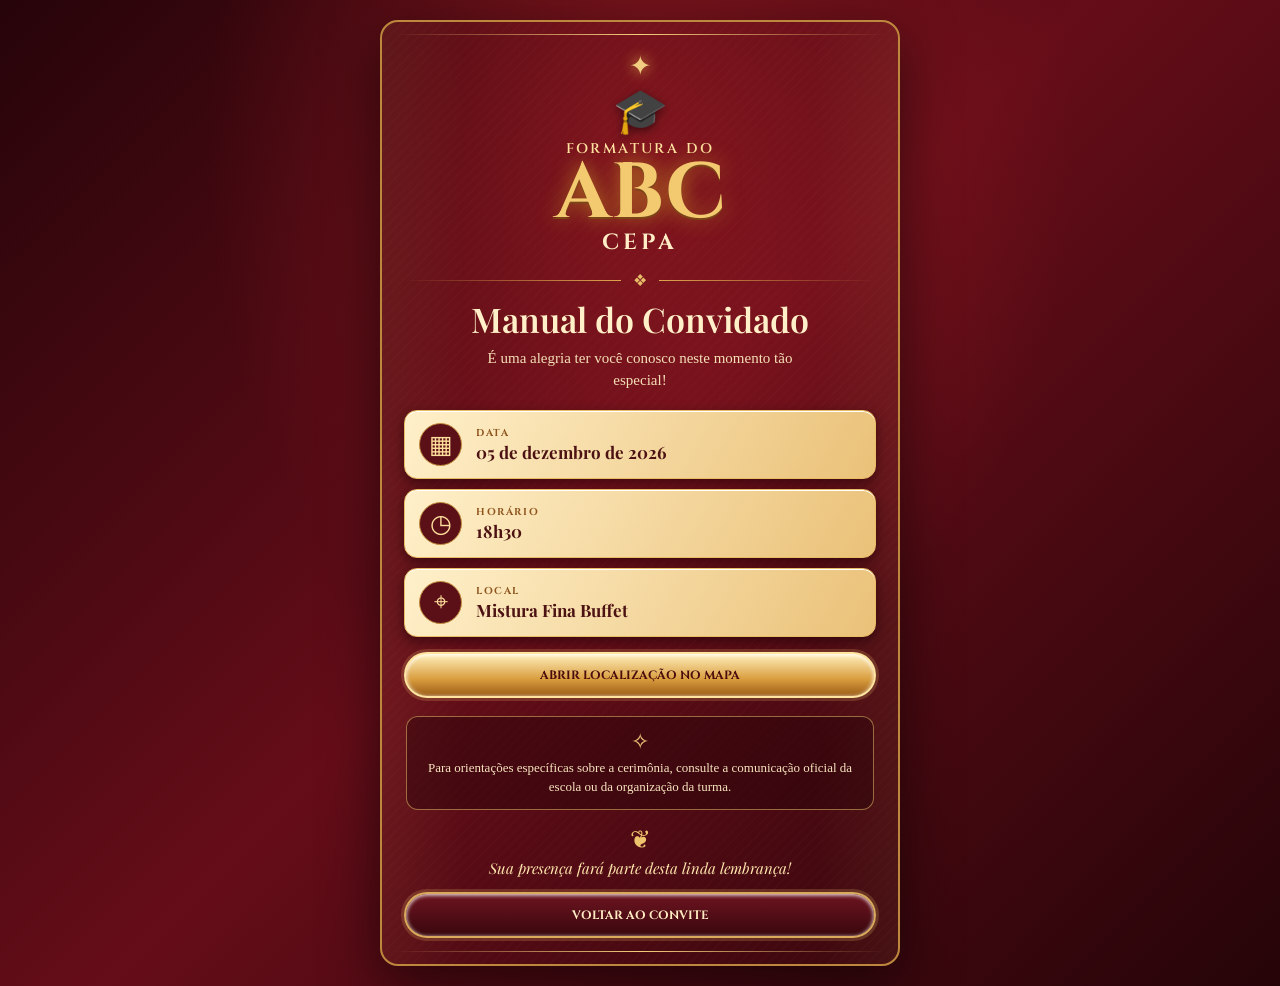
<file: manual.html>
<!doctype html>
<html lang="pt-BR">
<head>
  <meta charset="utf-8">
  <meta name="viewport" content="width=device-width, initial-scale=1, viewport-fit=cover">
  <meta name="theme-color" content="#35070b">
  <meta name="description" content="Manual do Convidado — Formatura do ABC, CEPA.">
  <title>Manual do Convidado | Formatura do ABC — CEPA</title>
  <link rel="stylesheet" href="manual.css">
</head>
<body>
  <main class="manual-wrap">
    <div class="manual-card">
      <div class="top-ornament" aria-hidden="true">✦</div>
      <div class="cap" aria-hidden="true">🎓</div>
      <p class="eyebrow">FORMATURA DO</p>
      <h1>ABC</h1>
      <div class="cepa">CEPA</div>
      <div class="divider"><span>❖</span></div>
      <h2>Manual do Convidado</h2>
      <p class="intro">É uma alegria ter você conosco neste momento tão especial!</p>

      <section class="info-card">
        <div class="info-icon" aria-hidden="true">▦</div>
        <div><small>DATA</small><strong>05 de dezembro de 2026</strong></div>
      </section>
      <section class="info-card">
        <div class="info-icon" aria-hidden="true">◷</div>
        <div><small>HORÁRIO</small><strong>18h30</strong></div>
      </section>
      <section class="info-card">
        <div class="info-icon" aria-hidden="true">⌖</div>
        <div><small>LOCAL</small><strong>Mistura Fina Buffet</strong></div>
      </section>

      <a class="map-button" href="https://www.google.com/maps/place/Mistura+Fina+Buffet/@-7.5771347,-39.2889753,17z/data=!3m1!4b1!4m6!3m5!1s0x7a107b0b1000011:0xa4eb2e3f56c273c4!8m2!3d-7.5771347!4d-39.2889753!16s%2Fg%2F11hbfj045b?hl=pt_BR" target="_blank" rel="noopener noreferrer">ABRIR LOCALIZAÇÃO NO MAPA</a>

      <div class="notice">
        <span class="notice-star">✧</span>
        <p>Para orientações específicas sobre a cerimônia, consulte a comunicação oficial da escola ou da organização da turma.</p>
      </div>

      <div class="footer-ornament" aria-hidden="true">❦</div>
      <p class="thanks">Sua presença fará parte desta linda lembrança!</p>
      <a class="back-button" href="index.html">VOLTAR AO CONVITE</a>
    </div>
  </main>
</body>
</html>
</file>
<file: manual.css>
@import url('https://fonts.googleapis.com/css2?family=Cinzel:wght@500;600;700&family=Playfair+Display:wght@500;600;700&display=swap');
* { box-sizing: border-box; }
html, body { margin: 0; min-height: 100%; background: #1b0307; color: #fff0ca; }
body { font-family: Georgia, serif; padding: 0; }
.manual-wrap {
  min-height: 100svh; display: flex; justify-content: center; align-items: stretch;
  padding: 0; background:
    radial-gradient(ellipse at 50% 15%, rgba(154,27,35,.65), transparent 48%),
    linear-gradient(135deg, #260409, #650d18 48%, #250408);
}
.manual-card {
  position: relative; width: min(100%, 520px); min-height: 100svh; overflow: hidden;
  padding: max(28px, env(safe-area-inset-top)) 22px max(26px, env(safe-area-inset-bottom));
  text-align: center; border-left: 3px solid #b77b2d; border-right: 3px solid #b77b2d;
  background:
    linear-gradient(90deg, rgba(255,206,116,.06), transparent 16%, transparent 84%, rgba(255,206,116,.06)),
    repeating-linear-gradient(135deg, rgba(255,255,255,.012) 0 2px, transparent 2px 7px);
}
.manual-card::before, .manual-card::after {
  content: ""; position: absolute; left: 12px; right: 12px; height: 1px;
  background: linear-gradient(90deg, transparent, #f4cf7b, transparent);
}
.manual-card::before { top: 12px; } .manual-card::after { bottom: 12px; }
.top-ornament { color: #f2ce83; font-size: 27px; text-shadow: 0 0 14px #f4bd50; }
.cap { font-size: 44px; margin: 3px 0 2px; filter: drop-shadow(0 3px 5px #0008); }
.eyebrow { margin: 0; font: 600 14px Cinzel, Georgia, serif; letter-spacing: .17em; color: #ffe3a1; }
h1 { margin: -3px 0 -5px; font: 700 clamp(54px, 16vw, 78px)/1 Cinzel, Georgia, serif; color: #f4ca70; text-shadow: 0 2px 0 #7b4518, 0 0 20px #b97722; }
.cepa { font: 700 22px Cinzel, Georgia, serif; letter-spacing: .18em; color: #ffedc5; }
.divider { display: flex; align-items: center; gap: 12px; margin: 14px 0 11px; color: #e8bd69; }
.divider::before, .divider::after { content: ""; flex: 1; height: 1px; background: linear-gradient(90deg, transparent, #dca64d); }
.divider::after { transform: rotate(180deg); }
h2 { margin: 0; font: 600 clamp(25px, 7vw, 34px)/1.1 "Playfair Display", Georgia, serif; color: #fff0c9; }
.intro { margin: 10px auto 18px; max-width: 360px; font-size: 15px; line-height: 1.45; color: #f5dfb7; }
.info-card {
  display: flex; align-items: center; gap: 14px; text-align: left; margin: 10px 0;
  padding: 12px 14px; border-radius: 13px; border: 1px solid #e9bd66;
  background: linear-gradient(120deg, #fff0ca, #eac178); color: #4c1112;
  box-shadow: inset 0 1px 0 #fff, 0 4px 12px #16020688;
}
.info-icon {
  display: grid; place-items: center; flex: 0 0 43px; height: 43px; border-radius: 50%;
  color: #ffdf9c; background: #5b1017; border: 1px solid #c38c3d; font-size: 25px;
}
.info-card small { display: block; font: 700 10px Cinzel, Georgia, serif; letter-spacing: .16em; color: #8d541e; }
.info-card strong { display: block; margin-top: 2px; font: 700 17px/1.25 "Playfair Display", Georgia, serif; }
.map-button, .back-button {
  display: block; margin: 15px auto 0; padding: 13px 14px; border-radius: 999px;
  border: 2px solid #ffe5a0; background: linear-gradient(#fff0bd, #d99d3e 60%, #9b5c16);
  color: #4a0b0c; text-decoration: none; font: 700 12px Cinzel, Georgia, serif;
  box-shadow: 0 0 0 3px rgba(255,208,110,.18), inset 0 1px 4px #fff;
}
.notice {
  margin: 18px 2px 0; padding: 12px 14px; border: 1px solid rgba(232,189,105,.55);
  border-radius: 12px; background: rgba(36,4,9,.4); color: #f8e4bf;
}
.notice-star { color: #f4cc7c; font-size: 22px; }
.notice p { margin: 4px 0 0; font-size: 13px; line-height: 1.45; }
.footer-ornament { margin: 15px 0 4px; color: #edc36e; font-size: 25px; }
.thanks { margin: 0; color: #ffe6ad; font: italic 15px "Playfair Display", Georgia, serif; }
.back-button { margin-top: 14px; background: linear-gradient(#6d1420,#39070d); color: #ffebc2; border-color: #d9aa5c; }
@media (min-width: 600px) {
  .manual-wrap { padding: 20px; }
  .manual-card { min-height: 0; border: 2px solid #bd873d; border-radius: 18px; box-shadow: 0 18px 55px #0008; }
}
</file>
